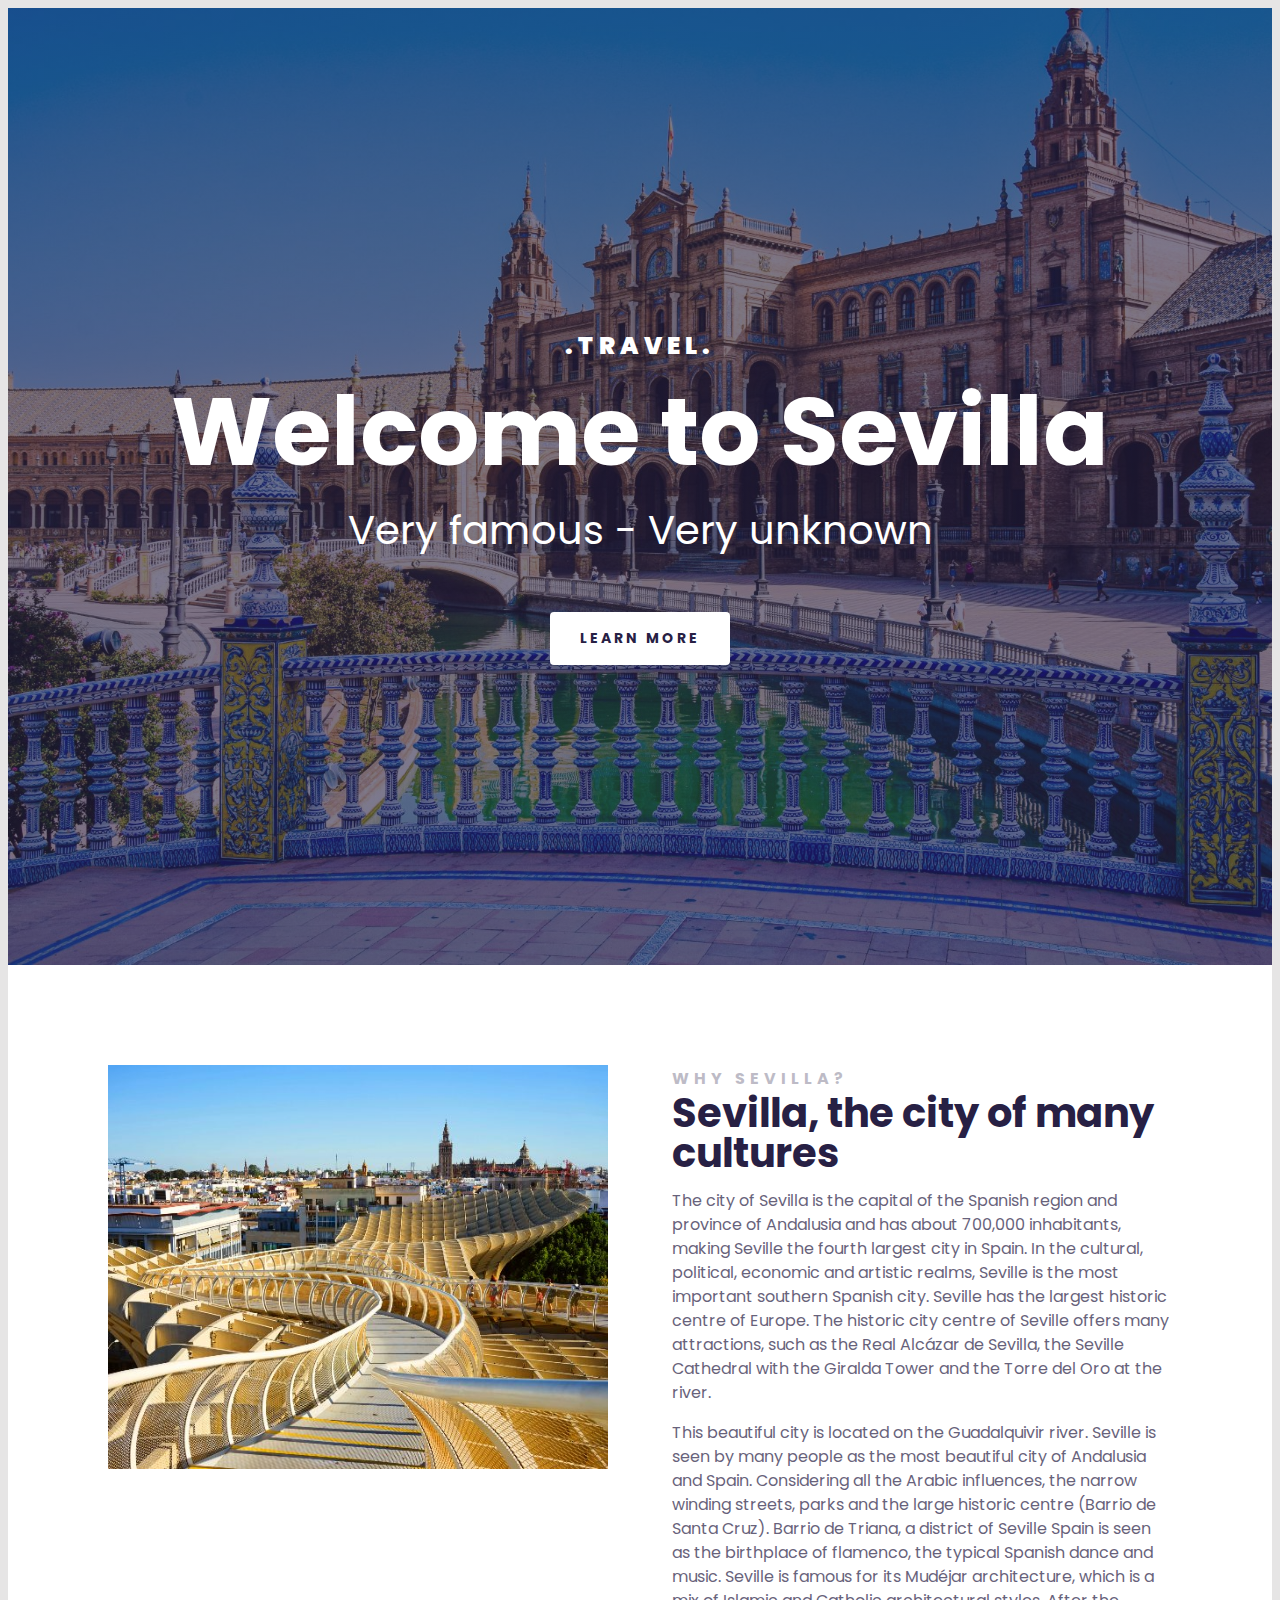
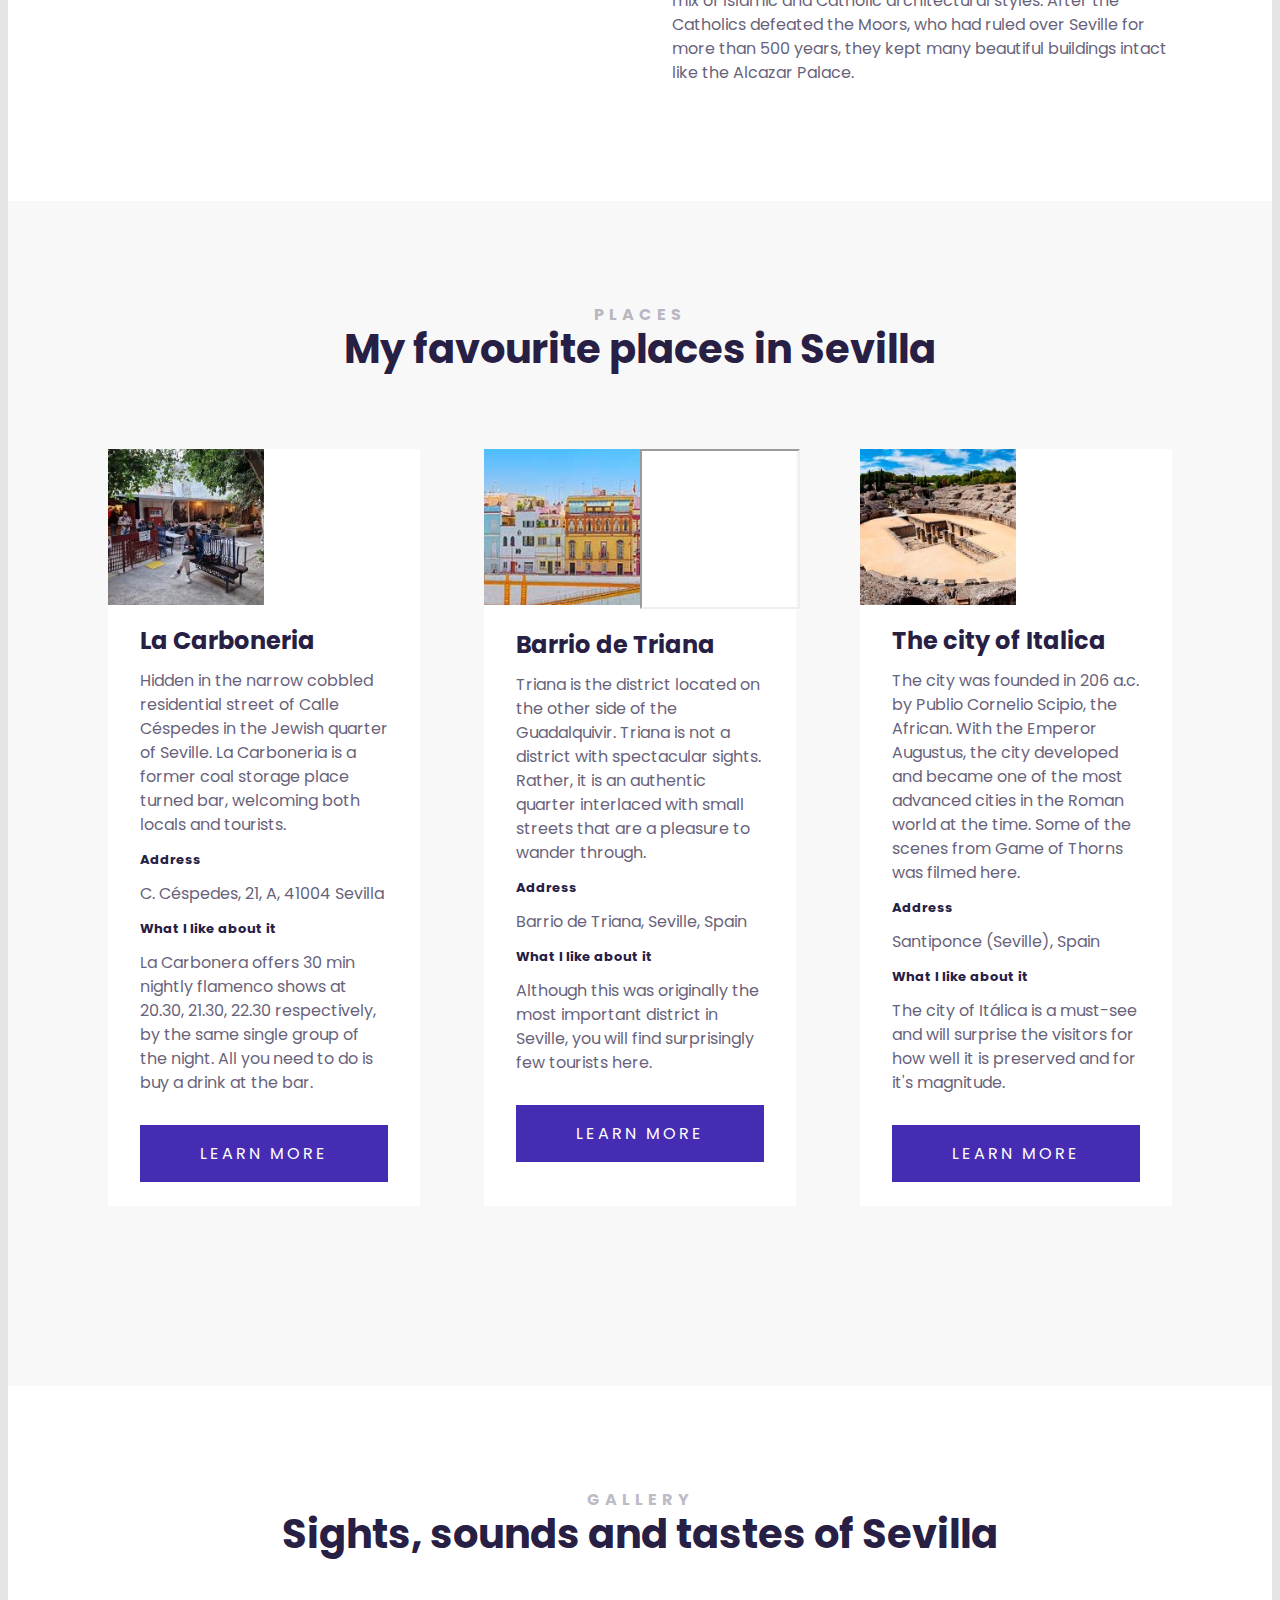
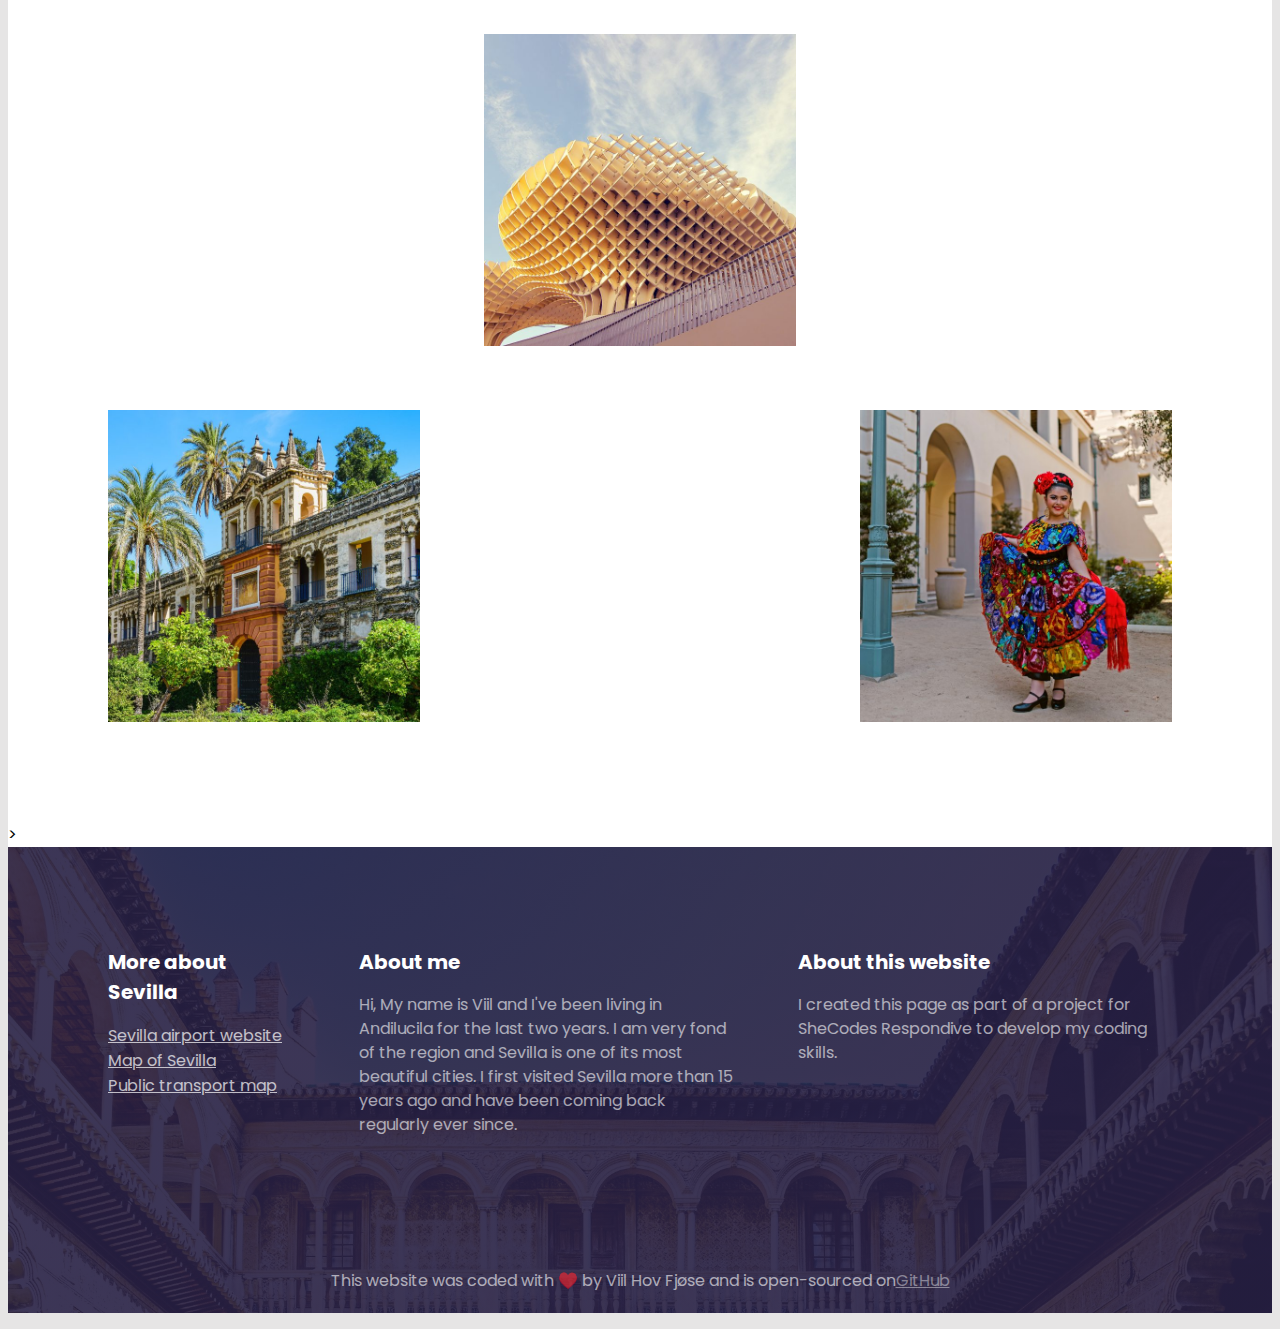
<file: index.html>
<!DOCTYPE html>
<html lang="en">

<head>
    <meta charset="UTF-8">
    <meta name="viewport" content="width=device-width, initial-scale=1.0">
    <link rel="preconnect" href="https://fonts.googleapis.com">
    <link rel="preconnect" href="https://fonts.gstatic.com" crossorigin>
    <link
        href="https://fonts.googleapis.com/css2?family=Poppins:ital,wght@0,100;0,200;0,300;0,400;0,500;0,600;0,700;0,800;0,900;1,100;1,200;1,300;1,400;1,500;1,600;1,700;1,800;1,900&display=swap"
        rel="stylesheet">
    <link rel="stylesheet" type="text/css" href="/src/styles.css" />
    <title>Welcome to Sevilla coded by Viil Hov Fjøse</title>
</head>

<body>
    <div class="container">
        <header>
            <p>.Travel.</p>
            <h1>
                Welcome to Sevilla
            </h1>
            <h3>Very famous - Very unknown</h3>
            <a href="#why-sevilla">Learn more</a>
        </header>
        <main>
            <section class="grid grid-two-col">

                <div>
                    <img src="/images/sculpture.jpg" class="img-responsive" />

                </div>
                <div>
                    <h2 id="why-sevilla">Why Sevilla?</h2>
                    <h3>Sevilla, the city of many cultures</h3>
                    <p>The city of Sevilla is the capital of the Spanish region and province of Andalusia and has
                        about
                        700,000 inhabitants, making Seville the fourth largest city in Spain. In the cultural,
                        political,
                        economic and artistic
                        realms, Seville is the most important southern Spanish city. Seville has the largest
                        historic
                        centre
                        of Europe. The
                        historic city centre of Seville offers many attractions, such as the Real Alcázar de
                        Sevilla,
                        the
                        Seville Cathedral with
                        the Giralda Tower and the Torre del Oro at the river. </p>

                    <p>This beautiful city is located on the Guadalquivir river. Seville is seen by many people as
                        the
                        most
                        beautiful city of Andalusia and Spain.
                        Considering all the Arabic influences, the
                        narrow winding streets, parks and the large historic centre (Barrio de Santa Cruz). Barrio
                        de
                        Triana, a district of
                        Seville Spain is seen as the birthplace of flamenco, the typical Spanish dance and music.
                        Seville is
                        famous for its
                        Mudéjar architecture, which is a mix of Islamic and Catholic architectural styles. After the
                        Catholics defeated the
                        Moors, who had ruled over Seville for more than 500 years, they kept many beautiful
                        buildings
                        intact
                        like the Alcazar
                        Palace.</p>
                </div>

            </section>
            <section class="secondary">
                <h2 class="text-center">Places</h2>
                <h3 class="text-center">My favourite places in Sevilla</h3>
                <div class="grid grid-three-col">
                    <div class="card">
                        <div class="card-heading grid grid-two-col">

                            <img src="/images/lacarboneriasquere (1).jpg" class="img-responsive" />

                            <iframe
                                src="https://www.google.com/maps/embed?pb=!1m18!1m12!1m3!1d12680.333057250575!2d-5.999129534891725!3d37.387863111866686!2m3!1f0!2f0!3f0!3m2!1i1024!2i768!4f13.1!3m3!1m2!1s0xd126c1c67ae6805%3A0xecc5b1c44d08267e!2sLa%20Carboner%C3%ADa!5e0!3m2!1sen!2ses!4v1687339769457!5m2!1sen!2ses"
                                class="embed" style="border:0;" allowfullscreen="" loading="lazy"
                                referrerpolicy="no-referrer-when-downgrade"></iframe>
                        </div>
                        <div class="card-body">
                            <h4>La Carboneria</h4>
                            <p>Hidden in the narrow cobbled residential street of Calle Céspedes in the Jewish quarter
                                of
                                Seville. La Carboneria is a former coal storage place turned bar, welcoming both
                                locals and tourists.</p>
                            <h5>Address</h5>
                            <p>C. Céspedes, 21, A, 41004 Sevilla</p>
                            <h5>What I like about it</h5>
                            <p>La Carbonera offers 30 min nightly flamenco shows at 20.30, 21.30, 22.30 respectively, by
                                the same single group of the night. All you need to do is buy a drink at the bar.</p>
                            <a href="http://lacarbonerialevies.blogspot.com/" target="_blank" class="btn">Learn More</a>
                        </div>
                    </div>
                    <div class="card">
                        <div class="card-heading grid grid-two-col">
                            <img src="/images/trianaseville.jpg" class="img-responsive" />
                            <iframe
                                src="https://www.google.com/maps/embed?pb=!1m18!1m12!1m3!1d1585.1088066452733!2d-6.0050907278915036!3d37.38468563441778!2m3!1f0!2f0!3f0!3m2!1i1024!2i768!4f13.1!3m3!1m2!1s0xd126df7eade6fb5%3A0x93ce782bb275eb91!2sBarrio%20de%20Triana!5e0!3m2!1sen!2ses!4v1687341157543!5m2!1sen!2ses"
                                class="embed" allowfullscreen="" loading="lazy"
                                referrerpolicy="no-referrer-when-downgrade"></iframe>
                        </div>
                        <div class="card-body">
                            <h4>Barrio de Triana</h4>
                            <p>Triana is the district located on the other side of the Guadalquivir. Triana is not a
                                district with spectacular sights. Rather, it is an
                                authentic quarter interlaced with small streets that
                                are a pleasure to wander through.</p>
                            <h5>Address</h5>
                            <p>Barrio de Triana, Seville, Spain</p>
                            <h5>What I like about it</h5>
                            <p>Although this was originally the most important district in Seville, you will find
                                surprisingly few tourists here.
                            </p>
                            <a href="https://sevillecityguide.com/triana-seville.html" target="_blank" class="btn">Learn
                                More</a>
                        </div>
                    </div>
                    <div class="card">
                        <div class="card-heading grid grid-two-col">
                            <img src="/images/italica.jpg" class="img-responsive" />
                            <iframe
                                src="https://www.google.com/maps/embed?pb=!1m18!1m12!1m3!1d3167.7154538492046!2d-6.049321288212876!3d37.44382623103796!2m3!1f0!2f0!3f0!3m2!1i1024!2i768!4f13.1!3m3!1m2!1s0xd126adfd624ce19%3A0x6808a1b730ef80c!2sAmphitheatre%20of%20Italica!5e0!3m2!1sen!2ses!4v1687341525340!5m2!1sen!2ses"
                                class="embed" style="border:0;" allowfullscreen="" loading="lazy"
                                referrerpolicy="no-referrer-when-downgrade"></iframe>

                        </div>
                        <div class="card-body">
                            <h4>The city of Italica</h4>
                            <p>The city was founded in 206 a.c. by Publio Cornelio Scipio, the African.
                                With the Emperor Augustus, the city developed and became
                                one of the most advanced cities in the Roman world at the time. Some of the scenes from
                                Game of Thorns was filmed here.</p>
                            <h5>Address</h5>
                            <p>Santiponce (Seville), Spain</p>
                            <h5>What I like about it</h5>
                            <p>The city of Itálica is a must-see and will surprise the
                                visitors for how well it is preserved and for it's magnitude.

                            </p>
                            <a href="https://www.italicasevilla.org/en/" target="_blank" class="btn">Learn More</a>
                        </div>
                    </div>

                </div>
            </section>
            <section class="third">
                <h2 class="text-center">Gallery</h2>
                <h3 class="text-center">Sights, sounds and tastes of Sevilla</h3>
                <div class="grid grid-three-col">
                    <iframe class="embed" src="https://www.youtube.com/embed/HfNqoXm6Zpg" title="YouTube video player"
                        frameborder="0"
                        allow="accelerometer; autoplay; clipboard-write; encrypted-media; gyroscope; picture-in-picture; web-share"
                        allowfullscreen></iframe>
                    <img src="/images/gallery2.jpg" class="img-responsive" />
                    <iframe style="border-radius:12px"
                        src="https://open.spotify.com/embed/track/48mve04qXavV2OXoRgxQlQ?utm_source=generator"
                        class="embed" frameBorder="0" allowfullscreen=""
                        allow="autoplay; clipboard-write; encrypted-media; fullscreen; picture-in-picture"
                        loading="lazy"></iframe>
                    <img src="/images/gallery5.jpg" class="img-responsive" />
                    <iframe class="embed" src="https://www.youtube.com/embed/Hfhs1qWe0Qw" title="YouTube video player"
                        frameborder="0"
                        allow="accelerometer; autoplay; clipboard-write; encrypted-media; gyroscope; picture-in-picture; web-share"
                        allowfullscreen></iframe>
                    <img src="/images/gallery6.jpg" class="img-responsive" />
                </div>
            </section>

            >
        </main>
        <footer>
            <section class="grid grid-three-col-with-first-narrow">
                <div>
                    <h4>More about Sevilla</h4>
                    <ul>
                        <li><a href="https://www.aena.es/en/sevilla.html" target="blank">Sevilla airport website</a>
                        </li>
                        <li> <a href="https://goo.gl/maps/JtBFci8S6yBV64RW9">Map of Sevilla</a></li>
                        <li><a href="https://wikiroutes.info/en/seville">Public transport map</a></li>
                    </ul>
                </div>


                <div>
                    <h4>About me</h4>
                    <p> Hi, My name is Viil and I've been living in Andilucila for the last two years. I am very fond
                        of
                        the
                        region and Sevilla is one of its most beautiful cities. I first visited Sevilla more than 15
                        years
                        ago and have been coming back regularly ever since.</p>
                </div>
                <div>
                    <h4>About this website</h4>
                    <p>I created this page as part of a project
                        for SheCodes Respondive to develop my coding skills.</p>

                </div>
            </section>
            <div>
                <p class="end">This website was coded with ♥️ by Viil Hov Fjøse and is open-sourced on<a
                        href="#">GitHub</a>
                </p>
            </div>

        </footer>

    </div>


</body>

</html>
</file>
<file: src/styles.css>
body {
  font-family: "Poppins", sans-serif;
  background: rgb(230, 229, 229);
}
.container {
  max-width: 1400px;
  margin: 0 auto;
}
section {
  margin: 0 auto;
  padding: 100px;
}
section.secondary {
  background-color: #f8f8f8;
}

header {
  background-image: linear-gradient(
      rgba(39, 32, 68, 0.6),
      rgba(39, 32, 68, 0.6)
    ),
    url("/images/sevilla.jpg");
  background-repeat: no-repeat;
  background-size: cover;
  color: #fff;
  text-align: center;
  padding: 300px 0;
}
header h1 {
  font-weight: 700;
  font-size: 96px;
  line-height: 1;
  margin: 0;
}
header h3 {
  font-weight: 400;
  font-size: 40px;
  line-height: 1;
  margin: 30px 0;
}
header p {
  font-weight: 900;
  font-size: 24px;
  line-height: 1.5;
  text-transform: uppercase;
  margin: 20px 0;
  letter-spacing: 5px;
}

header a {
  font-weight: 700;
  font-size: 14px;
  line-height: 21px;
  text-decoration: none;
  background-color: #fff;
  color: #272044;
  padding: 16px 30px;
  border-radius: 4px;
  text-transform: uppercase;
  letter-spacing: 3px;
  display: inline-block;
  margin-top: 32px;
}
main {
  background-color: #fff;
}
main h2 {
  font-weight: 700;
  font-size: 16px;
  line-height: 1.5px;
  letter-spacing: 5px;
  color: #272044;
  opacity: 0.3;
  text-transform: uppercase;
}
main h3 {
  font-weight: 700;
  font-size: 40px;
  line-height: 1;
  color: #272044;
  margin: 0;
}
main p {
  font-weight: 400;
  font-size: 16px;
  line-height: 24px;
  color: #272044;
  opacity: 0.7;
}
.text-center {
  text-align: center;
}
.img-responsive {
  max-width: 100%;
  display: block;
}
.grid {
  display: grid;
  grid-gap: 64px;
}
.grid-two-col {
  grid-template-columns: 1fr 1fr;
}
.grid-three-col-with-first-narrow {
  grid-template-columns: 1fr 2fr 2fr;
}
.grid-three-col {
  grid-template-columns: 1fr 1fr 1fr;
}
.card-heading.grid {
  grid-gap: 0;
}
.card {
  background-color: #fff;
  margin: 80px 0;
}
.card-body {
  padding: 24px 32px;
}
.embed {
  width: 100%;
  aspect-ratio: 1/1;
}
h4 {
  font-weight: 700;
  font-size: 24px;
  line-height: 1;
  color: #272044;
  margin: 0;
}
h5 {
  font-weight: 700;
  font-size: 13px;
  line-height: 1;
  color: #272044;
  margin: 0;
}
.btn {
  background-color: #462cb3;
  color: #fff;
  padding: 16px 32px;
  text-transform: uppercase;
  display: block;
  margin-top: 30px;
  text-decoration: none;

  text-align: center;
  letter-spacing: 3px;
}
section.third h3 {
  padding-bottom: 80px;
}
footer {
  background-image: linear-gradient(
      rgba(39, 32, 68, 0.9),
      rgba(39, 32, 68, 0.9)
    ),
    url("/images/sevillefooter.jpg");
  background-repeat: no-repeat;
  background-size: cover;
  color: #fff;
}
footer h4 {
  font-weight: 700;
  font-size: 20px;
  line-height: 1.5;
  color: #fff;
}
footer ul {
  padding: 0;
}
footer li {
  list-style: none;
}
footer a {
  color: #fff;
  opacity: 0.7;
}
footer p {
  opacity: 0.6;
  font-weight: 400;
  font-size: 16px;
  line-height: 1.5;
}
footer .end {
  text-align: center;
}

.end {
  text-align: center;
  padding-bottom: 20px;
}

@media (max-width: 900px) {
  header h1 {
    font-size: 48px;
  }
  header h3 {
    font-size: 22px;
  }
  header p {
    font-size: 16px;
  }
  .grid {
    grid-template-columns: 1fr;
    grid-gap: 32px;
  }
  section {
    padding: 30px;
  }
  .card-heading img {
    display: none;
  }
  .embed {
    aspect-ratio: 16/9;
  }
  .card {
    margin-bottom: 0px;
    margin-top: 20px;
  }
  section.secondary h3 {
    font-size: 30px;
    padding-bottom: 30px;
  }
  section.third h3 {
    font-size: 30px;
    padding-bottom: 40px;
  }
}
</file>
